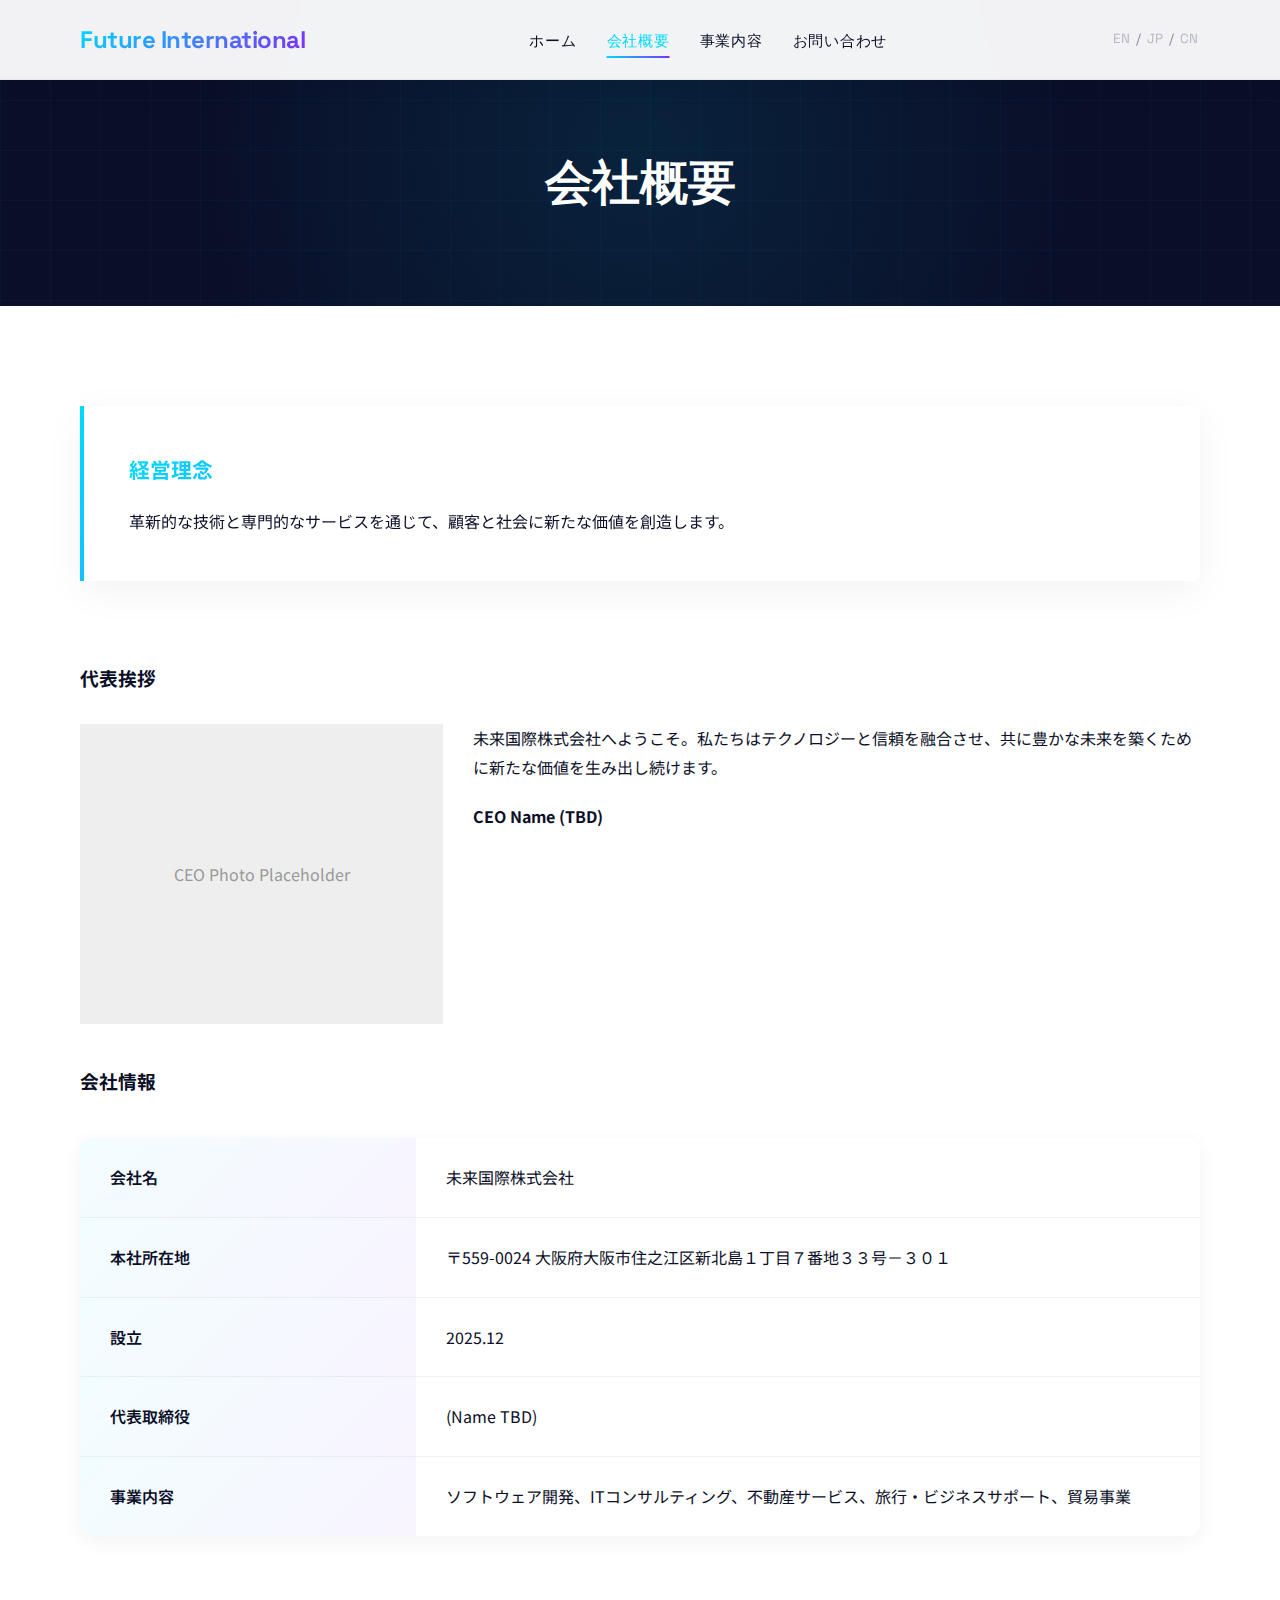
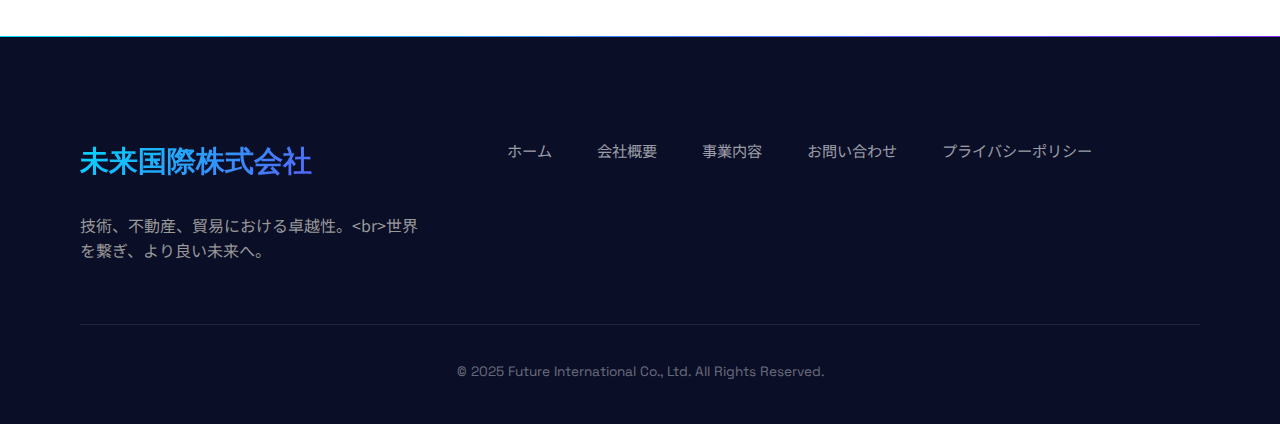
<file: about.html>
<!DOCTYPE html>
<html lang="ja">

<head>
    <meta charset="UTF-8">
    <meta name="viewport" content="width=device-width, initial-scale=1.0">
    <title>About Us | Future International Co., Ltd.</title>
    <link rel="stylesheet" href="style.css">
    <link rel="preconnect" href="https://fonts.googleapis.com">
    <link rel="preconnect" href="https://fonts.gstatic.com" crossorigin>
    <link href="https://fonts.googleapis.com/css2?family=Noto+Sans+JP:wght@300;400;500;700&family=Space+Grotesk:wght@400;500;600;700&display=swap" rel="stylesheet">
    <script src="script.js" defer></script>
</head>

<body>
    <header id="header">
        <div class="container header-container">
            <div class="logo">
                <a href="index.html">Future International</a>
            </div>
            <nav class="nav-menu">
                <ul>
                    <li><a href="index.html" data-i18n="nav_home">Home</a></li>
                    <li><a href="about.html" class="active" data-i18n="nav_about">About</a></li>
                    <li><a href="services.html" data-i18n="nav_services">Services</a></li>
                    <li><a href="contact.html" data-i18n="nav_contact">Contact</a></li>
                </ul>
            </nav>
            <div class="lang-switch">
                <button onclick="setLanguage('en')">EN</button> /
                <button onclick="setLanguage('jp')">JP</button> /
                <button onclick="setLanguage('cn')">CN</button>
            </div>
            <div class="mobile-toggle">
                <span></span>
                <span></span>
                <span></span>
            </div>
        </div>
    </header>

    <main>
        <div class="page-header">
            <div class="tech-grid-bg"></div>
            <div class="container">
                <h1 data-i18n="section_about">About Us</h1>
            </div>
        </div>

        <section class="section bg-white">
            <div class="container">
                <div class="about-content">
                    <div class="about-text">
                        <!-- Philosophy -->
                        <div class="vision-section">
                            <h4 data-i18n="label_philosophy">Corporate Philosophy</h4>
                            <p data-i18n="philosophy_desc">Creating value for customers and society through innovative
                                technology and professional services.</p>
                        </div>

                        <!-- CEO Message -->
                        <div class="section" style="padding: 40px 0;">
                            <h3 data-i18n="label_ceo_message">Top Message</h3>
                            <div
                                style="display: flex; gap: 30px; margin-top: 30px; align-items: start; flex-wrap: wrap;">
                                <div style="flex: 1; min-width: 250px;">
                                    <div
                                        style="width: 100%; height: 300px; background-color: #eee; display: flex; align-items: center; justify-content: center; color: #999;">
                                        CEO Photo Placeholder
                                    </div>
                                </div>
                                <div style="flex: 2; min-width: 300px;">
                                    <p data-i18n="ceo_message_text">Welcome to Future International. We generate new
                                        value...</p>
                                    <p style="margin-top: 20px; font-weight: 700;">CEO Name (TBD)</p>
                                </div>
                            </div>
                        </div>

                        <!-- Company Profile -->
                        <h3 data-i18n="label_profile">Company Profile</h3>
                        <table class="info-table">
                            <tr>
                                <th data-i18n="label_company_name">Company Name</th>
                                <td data-i18n="company_name">Future International Co., Ltd.</td>
                            </tr>
                            <tr>
                                <th data-i18n="label_address">Address</th>
                                <td data-i18n="address">301, 7-33, Shinkitajima 1-chome, Suminoe-ku, Osaka-shi, Osaka
                                    559-0024</td>
                            </tr>
                            <tr>
                                <th data-i18n="label_foundation">Establishment</th>
                                <td>2025.12</td>
                            </tr>
                            <tr>
                                <th data-i18n="label_representative">Representative</th>
                                <td>(Name TBD)</td>
                            </tr>
                            <tr>
                                <th data-i18n="label_business">Business</th>
                                <td data-i18n="business_list">Software Development, IT Consulting, Real Estate, Tourism,
                                    Trade</td>
                            </tr>
                        </table>
                    </div>
                </div>
            </div>
        </section>
    </main>

    <footer>
        <div class="container">
            <div class="footer-content">
                <div class="footer-info">
                    <h2 data-i18n="footer_company_name">Future International</h2>
                    <p data-i18n="footer_desc" style="color: #999; line-height: 1.6;">
                        Excellence in Technology, Real Estate, and Trade.<br>
                        Connecting the world for a better future.
                    </p>
                </div>
                <nav class="footer-nav">
                    <ul>
                        <li><a href="index.html" data-i18n="nav_home">Home</a></li>
                        <li><a href="about.html" data-i18n="nav_about">About Us</a></li>
                        <li><a href="services.html" data-i18n="nav_services">Services</a></li>
                        <li><a href="contact.html" data-i18n="nav_contact">Contact</a></li>
                        <li><a href="#" data-i18n="footer_privacy">Privacy Policy</a></li>
                    </ul>
                </nav>
            </div>
            <div class="copyright">
                <p data-i18n="footer_copyright">&copy; 2025 Future International Co., Ltd. All Rights Reserved.</p>
            </div>
        </div>
    </footer>
</body>

</html>
</file>
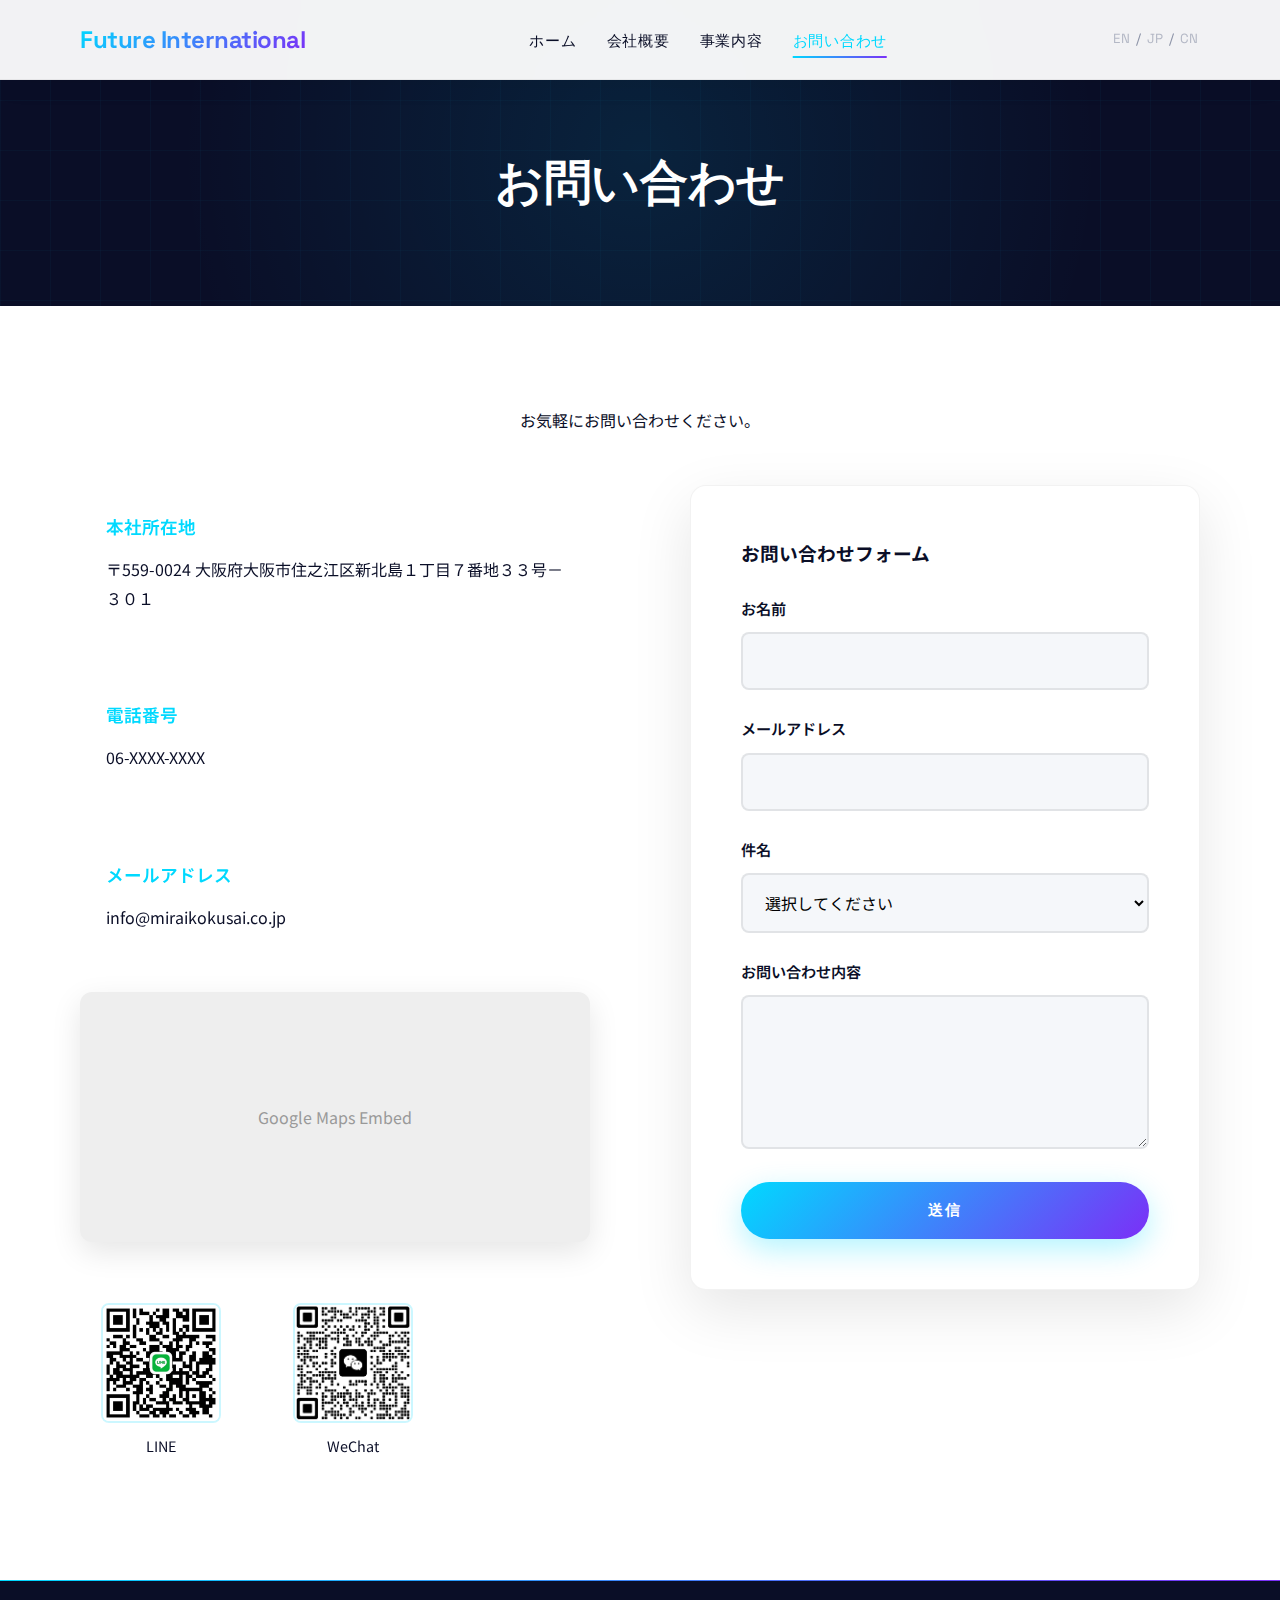
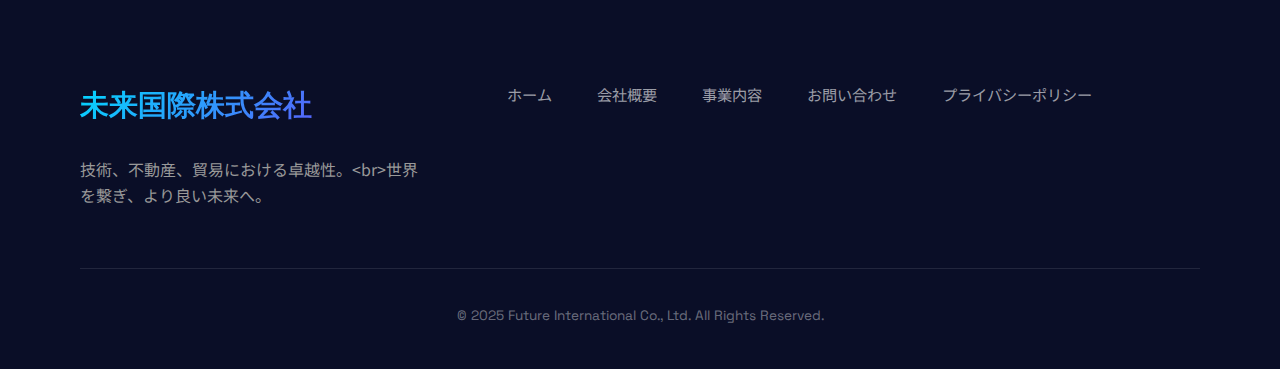
<file: contact.html>
<!DOCTYPE html>
<html lang="ja">

<head>
    <meta charset="UTF-8">
    <meta name="viewport" content="width=device-width, initial-scale=1.0">
    <title>Contact Us | Future International Co., Ltd.</title>
    <link rel="stylesheet" href="style.css">
    <link rel="preconnect" href="https://fonts.googleapis.com">
    <link rel="preconnect" href="https://fonts.gstatic.com" crossorigin>
    <link href="https://fonts.googleapis.com/css2?family=Noto+Sans+JP:wght@300;400;500;700&family=Space+Grotesk:wght@400;500;600;700&display=swap" rel="stylesheet">
    <script src="script.js" defer></script>
</head>

<body>
    <header id="header">
        <div class="container header-container">
            <div class="logo">
                <a href="index.html">Future International</a>
            </div>
            <nav class="nav-menu">
                <ul>
                    <li><a href="index.html" data-i18n="nav_home">Home</a></li>
                    <li><a href="about.html" data-i18n="nav_about">About</a></li>
                    <li><a href="services.html" data-i18n="nav_services">Services</a></li>
                    <li><a href="contact.html" class="active" data-i18n="nav_contact">Contact</a></li>
                </ul>
            </nav>
            <div class="lang-switch">
                <button onclick="setLanguage('en')">EN</button> /
                <button onclick="setLanguage('jp')">JP</button> /
                <button onclick="setLanguage('cn')">CN</button>
            </div>
            <div class="mobile-toggle">
                <span></span>
                <span></span>
                <span></span>
            </div>
        </div>
    </header>

    <main>
        <div class="page-header">
            <div class="tech-grid-bg"></div>
            <div class="container">
                <h1 data-i18n="section_contact">Contact Us</h1>
            </div>
        </div>

        <section class="section bg-white">
            <div class="container">
                <p class="text-center" style="margin-bottom: 50px;" data-i18n="contact_intro">Please feel free to
                    contact us.</p>

                <div class="contact-wrapper">
                    <!-- Left: Contact Info & Map -->
                    <div class="contact-info">
                        <div class="address-item">
                            <h4 data-i18n="label_address">Address</h4>
                            <p data-i18n="address">301, 7-33, Shinkitajima 1-chome, Suminoe-ku, Osaka-shi, Osaka
                                559-0024</p>
                        </div>
                        <div class="address-item">
                            <h4 data-i18n="label_phone">Phone</h4>
                            <p>06-XXXX-XXXX</p>
                        </div>
                        <div class="address-item">
                            <h4 data-i18n="label_email">Email</h4>
                            <p>info@miraikokusai.co.jp</p>
                        </div>

                        <div class="map-container"
                            style="height: 250px; background-color: #eee; display: flex; justify-content: center; align-items: center; color: #999; margin-top: 30px;">
                            <!-- Google Maps Placeholder -->
                            Google Maps Embed
                        </div>

                        <div class="qr-section">
                            <div class="qr-item">
                                <img src="assets/images/line.jpg" alt="Line QR Code">
                                <p>LINE</p>
                            </div>
                            <div class="qr-item">
                                <img src="assets/images/wechat.jpg" alt="WeChat QR Code">
                                <p>WeChat</p>
                            </div>
                        </div>
                    </div>

                    <!-- Right: Email Form -->
                    <div class="contact-form-container">
                        <h3 data-i18n="label_email_form" style="margin-bottom: 25px;">Inquiry Form</h3>
                        <form id="contactForm" class="contact-form">
                            <label for="name" data-i18n="label_name">Name</label>
                            <input type="text" id="name" name="name" required>

                            <label for="email" data-i18n="label_email">Email</label>
                            <input type="email" id="email" name="email" required>

                            <label for="subject" data-i18n="label_subject">Subject</label>
                            <select id="subject" name="subject" required>
                                <option value="" data-i18n="select_subject">Please select</option>
                                <option value="software" data-i18n="service_software_dev">Software Development</option>
                                <option value="realestate" data-i18n="service_real_estate">Real Estate</option>
                                <option value="tourism" data-i18n="service_tourism">Tourism</option>
                                <option value="trade" data-i18n="service_trade">Trade</option>
                                <option value="other" data-i18n="subject_other">Other</option>
                            </select>

                            <label for="message" data-i18n="label_message">Message</label>
                            <textarea id="message" name="message" rows="5" required></textarea>

                            <button type="submit" class="btn-primary" data-i18n="btn_submit" style="width: 100%;">Send
                                Message</button>
                        </form>
                    </div>
                </div>
            </div>
        </section>
    </main>

    <footer>
        <div class="container">
            <div class="footer-content">
                <div class="footer-info">
                    <h2 data-i18n="footer_company_name">Future International</h2>
                    <p data-i18n="footer_desc" style="color: #999; line-height: 1.6;">
                        Excellence in Technology, Real Estate, and Trade.<br>
                        Connecting the world for a better future.
                    </p>
                </div>
                <nav class="footer-nav">
                    <ul>
                        <li><a href="index.html" data-i18n="nav_home">Home</a></li>
                        <li><a href="about.html" data-i18n="nav_about">About Us</a></li>
                        <li><a href="services.html" data-i18n="nav_services">Services</a></li>
                        <li><a href="contact.html" data-i18n="nav_contact">Contact</a></li>
                        <li><a href="#" data-i18n="footer_privacy">Privacy Policy</a></li>
                    </ul>
                </nav>
            </div>
            <div class="copyright">
                <p data-i18n="footer_copyright">&copy; 2025 Future International Co., Ltd. All Rights Reserved.</p>
            </div>
        </div>
    </footer>
</body>

</html>
</file>
<file: style.css>
@import url('https://fonts.googleapis.com/css2?family=Noto+Sans+JP:wght@300;400;500;700&family=Outfit:wght@300;400;500;600;700&family=Space+Grotesk:wght@400;500;600;700&display=swap');

:root {
    /* Modern Tech Color Palette */
    --primary-color: #0A0E27;
    --secondary-color: #1A1F3A;
    --accent-color: #00D9FF;
    --accent-secondary: #7B2FF7;
    --accent-gradient: linear-gradient(135deg, #00D9FF 0%, #7B2FF7 100%);
    --accent-hover: #00B8D4;
    --bg-dark: #0A0E27;
    --bg-light: #F5F7FA;
    --bg-white: #FFFFFF;
    --bg-card: rgba(255, 255, 255, 0.05);
    --border-color: rgba(255, 255, 255, 0.1);
    --text-light: #FFFFFF;
    --text-dark: #0A0E27;
    --text-muted: #8B92A7;
    --glass-bg: rgba(255, 255, 255, 0.08);
    --glass-border: rgba(255, 255, 255, 0.18);
    
    /* Typography */
    --font-base: 'Noto Sans JP', sans-serif;
    --font-en: 'Space Grotesk', 'Outfit', sans-serif;
    
    /* Layout */
    --container-width: 1200px;
    --header-height: 80px;
    --transition: all 0.4s cubic-bezier(0.4, 0, 0.2, 1);
    --transition-fast: all 0.2s ease;
}

* {
    margin: 0;
    padding: 0;
    box-sizing: border-box;
}

html {
    scroll-behavior: smooth;
}

body {
    font-family: var(--font-base);
    color: var(--text-dark);
    background-color: var(--bg-light);
    line-height: 1.8;
    font-size: 16px;
    display: flex;
    flex-direction: column;
    min-height: 100vh;
    overflow-x: hidden;
}

body.dark-section {
    background: var(--bg-dark);
    color: var(--text-light);
}

a {
    text-decoration: none;
    color: inherit;
    transition: var(--transition);
}

ul {
    list-style: none;
}

img {
    max-width: 100%;
    height: auto;
    display: block;
}

/* Utilities */
.container {
    max-width: var(--container-width);
    margin: 0 auto;
    padding: 0 40px;
}

.text-center {
    text-align: center;
}

.section {
    padding: 100px 0;
}

.bg-white {
    background-color: var(--bg-white);
}

.bg-light {
    background-color: var(--bg-light);
}

/* Typography Helpers */
.en-font {
    font-family: var(--font-en);
}

.section-title {
    font-family: var(--font-en);
    font-size: 2.5rem;
    color: var(--text-dark);
    text-align: center;
    margin-bottom: 70px;
    letter-spacing: -0.01em;
    font-weight: 700;
    position: relative;
    display: inline-block;
    width: 100%;
}

.section-title::after {
    content: '';
    display: block;
    width: 60px;
    height: 4px;
    background: var(--accent-gradient);
    margin: 25px auto 0;
    border-radius: 2px;
}

.section-title.light {
    color: var(--text-light);
}

/* Header */
#header {
    background: rgba(255, 255, 255, 0.95);
    backdrop-filter: blur(20px);
    -webkit-backdrop-filter: blur(20px);
    height: var(--header-height);
    display: flex;
    align-items: center;
    position: fixed;
    width: 100%;
    top: 0;
    z-index: 1000;
    box-shadow: 0 4px 30px rgba(0, 0, 0, 0.05);
    border-bottom: 1px solid rgba(0, 0, 0, 0.05);
    transition: var(--transition);
}

#header.scrolled {
    background: rgba(255, 255, 255, 0.98);
    box-shadow: 0 4px 30px rgba(0, 0, 0, 0.1);
}

.header-container {
    display: flex;
    justify-content: space-between;
    align-items: center;
    width: 100%;
}

.logo a {
    font-family: var(--font-en);
    font-size: 1.5rem;
    font-weight: 700;
    letter-spacing: -0.02em;
    background: var(--accent-gradient);
    -webkit-background-clip: text;
    -webkit-text-fill-color: transparent;
    background-clip: text;
    position: relative;
    transition: var(--transition);
}

.logo a:hover {
    transform: translateY(-2px);
    filter: brightness(1.2);
}

.nav-menu ul {
    display: flex;
    gap: 30px;
}

.nav-menu a {
    font-family: var(--font-en);
    font-size: 0.95rem;
    font-weight: 500;
    color: var(--text-dark);
    text-transform: uppercase;
    letter-spacing: 0.05em;
    position: relative;
    padding: 8px 0;
    transition: var(--transition-fast);
}

.nav-menu a::after {
    content: '';
    position: absolute;
    bottom: 0;
    left: 50%;
    transform: translateX(-50%);
    width: 0;
    height: 2px;
    background: var(--accent-gradient);
    transition: var(--transition);
}

.nav-menu a:hover,
.nav-menu a.active {
    color: var(--accent-color);
}

.nav-menu a:hover::after,
.nav-menu a.active::after {
    width: 100%;
}

.mobile-toggle {
    display: none;
    flex-direction: column;
    gap: 5px;
    cursor: pointer;
    z-index: 1001;
}

.mobile-toggle span {
    display: block;
    width: 28px;
    height: 3px;
    background: var(--text-dark);
    border-radius: 2px;
    transition: var(--transition);
}

/* Mobile Menu Styles */
@media (max-width: 768px) {
    .mobile-toggle {
        display: flex;
    }

    .nav-menu {
        position: fixed;
        top: var(--header-height);
        left: -100%;
        width: 100%;
        height: calc(100vh - var(--header-height));
        background: rgba(10, 14, 39, 0.98);
        backdrop-filter: blur(20px);
        padding: 50px 30px;
        transition: left 0.4s cubic-bezier(0.4, 0, 0.2, 1);
        z-index: 999;
    }

    .nav-menu.active {
        left: 0;
    }

    .nav-menu ul {
        flex-direction: column;
        gap: 0;
    }

    .nav-menu li {
        border-bottom: 1px solid rgba(255, 255, 255, 0.1);
    }

    .nav-menu a {
        display: block;
        padding: 20px 0;
        color: var(--text-light);
        font-size: 1.2rem;
    }

    .nav-menu a::after {
        display: none;
    }

    .mobile-toggle.active span:nth-child(1) {
        transform: rotate(45deg) translate(8px, 8px);
    }

    .mobile-toggle.active span:nth-child(2) {
        opacity: 0;
    }

    .mobile-toggle.active span:nth-child(3) {
        transform: rotate(-45deg) translate(8px, -8px);
    }
}

/* Language Switch */
.lang-switch {
    font-family: var(--font-en);
    font-size: 0.85rem;
    color: var(--text-muted);
}

.lang-switch button {
    background: none;
    border: none;
    cursor: pointer;
    font-family: inherit;
    color: inherit;
    padding: 0 2px;
}

.lang-switch button:hover {
    color: var(--accent-color);
}

/* Hero Section */
.hero {
    height: 100vh;
    min-height: 700px;
    background: var(--bg-dark);
    display: flex;
    align-items: center;
    justify-content: center;
    text-align: center;
    padding-top: var(--header-height);
    position: relative;
    overflow: hidden;
}

/* Animated gradient background */
.hero::before {
    content: '';
    position: absolute;
    top: -50%;
    left: -50%;
    width: 200%;
    height: 200%;
    background: radial-gradient(circle at 30% 50%, rgba(0, 217, 255, 0.15) 0%, transparent 50%),
                radial-gradient(circle at 70% 50%, rgba(123, 47, 247, 0.15) 0%, transparent 50%);
    animation: gradientShift 15s ease infinite;
    z-index: 0;
}

@keyframes gradientShift {
    0%, 100% { transform: translate(0, 0) rotate(0deg); }
    50% { transform: translate(10%, 10%) rotate(180deg); }
}

/* Floating particles effect */
.hero::after {
    content: '';
    position: absolute;
    top: 0;
    left: 0;
    width: 100%;
    height: 100%;
    background-image: 
        radial-gradient(2px 2px at 20% 30%, rgba(0, 217, 255, 0.3), transparent),
        radial-gradient(2px 2px at 60% 70%, rgba(123, 47, 247, 0.3), transparent),
        radial-gradient(1px 1px at 50% 50%, rgba(255, 255, 255, 0.2), transparent),
        radial-gradient(1px 1px at 80% 10%, rgba(0, 217, 255, 0.2), transparent);
    background-size: 200% 200%;
    animation: particleFloat 20s ease infinite;
    z-index: 0;
}

@keyframes particleFloat {
    0%, 100% { background-position: 0% 0%, 100% 100%, 50% 50%, 80% 10%; }
    50% { background-position: 100% 100%, 0% 0%, 80% 80%, 20% 90%; }
}

.hero-content {
    position: relative;
    z-index: 1;
    max-width: 900px;
    padding: 0 20px;
    animation: fadeInUp 1s ease-out;
}

@keyframes fadeInUp {
    from {
        opacity: 0;
        transform: translateY(30px);
    }
    to {
        opacity: 1;
        transform: translateY(0);
    }
}

.hero-intro {
    font-family: var(--font-en);
    color: var(--accent-color);
    font-size: 0.95rem;
    font-weight: 600;
    letter-spacing: 0.3em;
    margin-bottom: 25px;
    display: block;
    text-transform: uppercase;
    animation: fadeInUp 1s ease-out 0.2s both;
}

.hero h1 {
    font-family: var(--font-en);
    font-size: 4rem;
    font-weight: 700;
    line-height: 1.15;
    margin-bottom: 30px;
    letter-spacing: -0.02em;
    color: var(--text-light);
    animation: fadeInUp 1s ease-out 0.4s both;
}

.hero h1 br {
    display: block;
}

.hero p {
    font-size: 1.2rem;
    color: rgba(255, 255, 255, 0.7);
    margin-bottom: 50px;
    font-weight: 300;
    animation: fadeInUp 1s ease-out 0.6s both;
}

.btn-primary {
    display: inline-block;
    padding: 18px 45px;
    background: var(--accent-gradient);
    color: #fff;
    font-family: var(--font-en);
    font-weight: 600;
    font-size: 0.95rem;
    letter-spacing: 0.1em;
    text-transform: uppercase;
    border-radius: 50px;
    border: none;
    cursor: pointer;
    position: relative;
    overflow: hidden;
    transition: var(--transition);
    animation: fadeInUp 1s ease-out 0.8s both;
    box-shadow: 0 10px 30px rgba(0, 217, 255, 0.3);
}

.btn-primary::before {
    content: '';
    position: absolute;
    top: 0;
    left: -100%;
    width: 100%;
    height: 100%;
    background: linear-gradient(90deg, transparent, rgba(255, 255, 255, 0.3), transparent);
    transition: left 0.5s;
}

.btn-primary:hover::before {
    left: 100%;
}

.btn-primary:hover {
    transform: translateY(-3px);
    box-shadow: 0 15px 40px rgba(0, 217, 255, 0.4);
}

/* News / Information Section */
.news-grid {
    display: grid;
    grid-template-columns: repeat(auto-fill, minmax(300px, 1fr));
    gap: 30px;
}

.news-card {
    background: var(--bg-white);
    padding: 30px;
    border: 1px solid var(--border-color);
    transition: var(--transition);
    display: flex;
    flex-direction: column;
    height: 100%;
}

.news-card:hover {
    border-color: var(--accent-color);
    transform: translateY(-5px);
    box-shadow: 0 10px 30px rgba(0, 0, 0, 0.05);
}

.news-meta {
    display: flex;
    justify-content: space-between;
    align-items: center;
    margin-bottom: 15px;
    font-family: var(--font-en);
}

.news-date {
    font-size: 1.1rem;
    font-weight: 600;
    color: var(--primary-color);
}

.news-cat {
    font-size: 0.8rem;
    text-transform: uppercase;
    color: var(--accent-color);
    border: 1px solid var(--accent-color);
    padding: 2px 8px;
    border-radius: 20px;
}

.news-title {
    font-size: 1rem;
    font-weight: 500;
    line-height: 1.6;
    margin-bottom: 0;
}

/* PICK UP / Services Section */
.pickup-grid {
    display: grid;
    grid-template-columns: repeat(3, 1fr);
    gap: 2px;
    background: var(--bg-dark);
    padding: 2px;
}

.pickup-item {
    position: relative;
    height: 400px;
    background: var(--bg-dark);
    overflow: hidden;
    cursor: pointer;
}

.pickup-item img {
    width: 100%;
    height: 100%;
    object-fit: cover;
    transition: transform 0.8s cubic-bezier(0.4, 0, 0.2, 1);
    filter: brightness(0.7);
}

.pickup-item:hover img {
    transform: scale(1.15);
    filter: brightness(0.5);
}

.pickup-overlay {
    position: absolute;
    top: 0;
    left: 0;
    width: 100%;
    height: 100%;
    background: linear-gradient(135deg, rgba(0, 217, 255, 0.85) 0%, rgba(123, 47, 247, 0.85) 100%);
    display: flex;
    flex-direction: column;
    justify-content: center;
    align-items: center;
    color: #fff;
    opacity: 0;
    transition: opacity 0.5s ease;
    padding: 30px;
}

.pickup-item:hover .pickup-overlay {
    opacity: 1;
}

.pickup-title {
    font-family: var(--font-en);
    font-size: 1.8rem;
    font-weight: 700;
    letter-spacing: 0.05em;
    margin-bottom: 15px;
    transform: translateY(20px);
    transition: transform 0.5s ease 0.1s;
}

.pickup-item:hover .pickup-title {
    transform: translateY(0);
}

.pickup-desc {
    font-size: 1rem;
    opacity: 0.95;
    font-weight: 300;
    transform: translateY(20px);
    transition: transform 0.5s ease 0.2s;
}

.pickup-item:hover .pickup-desc {
    transform: translateY(0);
}

/* Page Header */
.page-header {
    background: var(--bg-dark);
    padding: 140px 0 80px;
    text-align: center;
    position: relative;
    overflow: hidden;
}

.page-header::before {
    content: '';
    position: absolute;
    top: 0;
    left: 0;
    width: 100%;
    height: 100%;
    background: radial-gradient(circle at 50% 50%, rgba(0, 217, 255, 0.1) 0%, transparent 70%);
    z-index: 0;
}

.page-header h1 {
    font-size: 3rem;
    color: var(--text-light);
    font-family: var(--font-en);
    font-weight: 700;
    letter-spacing: -0.01em;
    position: relative;
    z-index: 1;
    animation: fadeInUp 0.8s ease-out;
}

/* About Page */
.vision-section {
    background: var(--glass-bg);
    backdrop-filter: blur(10px);
    padding: 45px;
    border-left: 4px solid transparent;
    border-image: var(--accent-gradient) 1;
    margin-bottom: 40px;
    box-shadow: 0 10px 40px rgba(0, 0, 0, 0.05);
    border-radius: 8px;
    transition: var(--transition);
}

.vision-section:hover {
    transform: translateY(-5px);
    box-shadow: 0 15px 50px rgba(0, 217, 255, 0.15);
}

.vision-section h4 {
    font-size: 1.3rem;
    margin-bottom: 18px;
    background: var(--accent-gradient);
    -webkit-background-clip: text;
    -webkit-text-fill-color: transparent;
    background-clip: text;
    font-weight: 700;
}

.info-table {
    width: 100%;
    border-collapse: separate;
    border-spacing: 0;
    margin-top: 40px;
    overflow: hidden;
    border-radius: 12px;
    box-shadow: 0 5px 20px rgba(0, 0, 0, 0.05);
}

.info-table th,
.info-table td {
    padding: 25px 30px;
    border-bottom: 1px solid rgba(0, 0, 0, 0.05);
    text-align: left;
}

.info-table tr:last-child th,
.info-table tr:last-child td {
    border-bottom: none;
}

.info-table th {
    width: 30%;
    background: linear-gradient(135deg, rgba(0, 217, 255, 0.05) 0%, rgba(123, 47, 247, 0.05) 100%);
    font-weight: 600;
    color: var(--text-dark);
}

.info-table tr {
    transition: var(--transition-fast);
}

.info-table tr:hover {
    background: rgba(0, 217, 255, 0.02);
}

/* Services Page - Feature Rows */
.feature-row {
    display: flex;
    align-items: center;
    justify-content: space-between;
    gap: 100px;
    margin-bottom: 120px;
    opacity: 0;
    transform: translateY(30px);
    animation: fadeInUp 0.8s ease-out forwards;
}

.feature-row:nth-child(1) { animation-delay: 0.1s; }
.feature-row:nth-child(2) { animation-delay: 0.2s; }
.feature-row:nth-child(3) { animation-delay: 0.3s; }
.feature-row:nth-child(4) { animation-delay: 0.4s; }
.feature-row:nth-child(5) { animation-delay: 0.5s; }

/* Alternating Logic: Image Right, Text Left for even rows */
.feature-row:nth-child(even) {
    flex-direction: row-reverse;
}

.feature-image {
    flex: 1;
    min-width: 350px;
    position: relative;
}

.feature-image::before {
    content: '';
    position: absolute;
    top: -20px;
    left: -20px;
    width: 100%;
    height: 100%;
    background: var(--accent-gradient);
    opacity: 0.1;
    border-radius: 16px;
    z-index: -1;
    transition: var(--transition);
}

.feature-row:hover .feature-image::before {
    top: -30px;
    left: -30px;
    opacity: 0.15;
}

.feature-image img {
    width: 100%;
    border-radius: 16px;
    box-shadow: 0 20px 60px rgba(0, 0, 0, 0.15);
    transition: var(--transition);
}

.feature-row:hover .feature-image img {
    transform: translateY(-10px);
    box-shadow: 0 30px 80px rgba(0, 217, 255, 0.25);
}

.feature-text {
    flex: 1;
    min-width: 350px;
}

.feature-number {
    font-family: var(--font-en);
    font-size: 5rem;
    background: var(--accent-gradient);
    -webkit-background-clip: text;
    -webkit-text-fill-color: transparent;
    background-clip: text;
    opacity: 0.3;
    font-weight: 700;
    line-height: 1;
    margin-bottom: -25px;
    display: block;
}

.feature-title {
    font-family: var(--font-en);
    font-size: 2.2rem;
    margin-bottom: 25px;
    color: var(--text-dark);
    font-weight: 700;
    position: relative;
    display: inline-block;
}

.feature-title::after {
    content: '';
    position: absolute;
    bottom: -12px;
    left: 0;
    width: 70px;
    height: 4px;
    background: var(--accent-gradient);
    border-radius: 2px;
}

.feature-desc {
    font-size: 1.1rem;
    color: var(--text-muted);
    line-height: 1.9;
    margin-bottom: 30px;
}

.feature-list {
    margin-top: 25px;
}

.feature-list li {
    position: relative;
    padding-left: 30px;
    margin-bottom: 14px;
    font-size: 1rem;
    color: var(--text-dark);
    transition: var(--transition-fast);
}

.feature-list li:hover {
    color: var(--accent-color);
    transform: translateX(5px);
}

.feature-list li::before {
    content: '';
    position: absolute;
    left: 0;
    top: 10px;
    width: 8px;
    height: 8px;
    background: var(--accent-gradient);
    border-radius: 50%;
    box-shadow: 0 0 10px rgba(0, 217, 255, 0.5);
}

@media (max-width: 900px) {
    .feature-row {
        gap: 40px;
    }
}

@media (max-width: 768px) {

    .feature-row,
    .feature-row:nth-child(even) {
        flex-direction: column;
        text-align: left;
        margin-bottom: 60px;
    }

    .feature-image,
    .feature-text {
        width: 100%;
    }

    .feature-number {
        font-size: 3rem;
    }
}

/* Contact Page */
.contact-wrapper {
    display: grid;
    grid-template-columns: 1fr 1fr;
    gap: 100px;
    align-items: start;
}

.contact-info {
    min-width: 0;
}

.address-item {
    margin-bottom: 35px;
    padding: 25px;
    background: var(--glass-bg);
    backdrop-filter: blur(10px);
    border-radius: 12px;
    border: 1px solid var(--glass-border);
    transition: var(--transition);
}

.address-item:hover {
    transform: translateY(-5px);
    box-shadow: 0 10px 30px rgba(0, 217, 255, 0.15);
}

.address-item h4 {
    font-size: 1.1rem;
    margin-bottom: 12px;
    color: var(--accent-color);
    font-weight: 600;
}

.contact-form-container {
    background: var(--bg-white);
    padding: 50px;
    border-radius: 16px;
    box-shadow: 0 20px 60px rgba(0, 0, 0, 0.1);
    border: 1px solid rgba(0, 0, 0, 0.05);
}

@media (max-width: 768px) {
    .contact-wrapper {
        grid-template-columns: 1fr;
        gap: 50px;
    }
}

.contact-form label {
    display: block;
    margin-bottom: 10px;
    font-weight: 600;
    font-size: 0.95rem;
    color: var(--text-dark);
}

.contact-form input,
.contact-form select,
.contact-form textarea {
    width: 100%;
    padding: 15px 18px;
    margin-bottom: 25px;
    border: 2px solid rgba(0, 0, 0, 0.08);
    background: var(--bg-light);
    font-family: inherit;
    font-size: 1rem;
    border-radius: 8px;
    transition: var(--transition-fast);
}

.contact-form input:focus,
.contact-form select:focus,
.contact-form textarea:focus {
    outline: none;
    border-color: var(--accent-color);
    background: var(--bg-white);
    box-shadow: 0 0 0 3px rgba(0, 217, 255, 0.1);
}

.contact-form textarea {
    resize: vertical;
    min-height: 150px;
}

.qr-section {
    display: flex;
    gap: 30px;
    margin-top: 40px;
}

.qr-item {
    text-align: center;
    font-size: 0.9rem;
    padding: 20px;
    background: var(--glass-bg);
    backdrop-filter: blur(10px);
    border-radius: 12px;
    border: 1px solid var(--glass-border);
    transition: var(--transition);
}

.qr-item:hover {
    transform: translateY(-5px);
    box-shadow: 0 10px 30px rgba(0, 217, 255, 0.15);
}

.qr-item img {
    width: 120px;
    height: 120px;
    border: 2px solid rgba(0, 217, 255, 0.2);
    border-radius: 8px;
    margin-bottom: 10px;
}

.map-container {
    border-radius: 12px;
    overflow: hidden;
    box-shadow: 0 10px 30px rgba(0, 0, 0, 0.1);
}


footer {
    background: var(--bg-dark);
    color: var(--text-light);
    padding: 100px 0 40px;
    margin-top: auto;
    position: relative;
    overflow: hidden;
}

footer::before {
    content: '';
    position: absolute;
    top: 0;
    left: 0;
    width: 100%;
    height: 1px;
    background: var(--accent-gradient);
}

.footer-content {
    display: grid;
    grid-template-columns: 1fr 2fr;
    gap: 80px;
    margin-bottom: 60px;
}

.footer-info h2 {
    font-family: var(--font-en);
    font-size: 1.8rem;
    margin-bottom: 25px;
    font-weight: 700;
    background: var(--accent-gradient);
    -webkit-background-clip: text;
    -webkit-text-fill-color: transparent;
    background-clip: text;
}

.footer-nav ul {
    display: flex;
    flex-wrap: wrap;
    gap: 25px 45px;
}

.footer-nav a {
    color: rgba(255, 255, 255, 0.6);
    font-size: 0.95rem;
    transition: var(--transition-fast);
    position: relative;
}

.footer-nav a::after {
    content: '';
    position: absolute;
    bottom: -3px;
    left: 0;
    width: 0;
    height: 1px;
    background: var(--accent-gradient);
    transition: var(--transition);
}

.footer-nav a:hover {
    color: var(--accent-color);
}

.footer-nav a:hover::after {
    width: 100%;
}

.copyright {
    text-align: center;
    color: rgba(255, 255, 255, 0.4);
    font-size: 0.85rem;
    font-family: var(--font-en);
    border-top: 1px solid rgba(255, 255, 255, 0.1);
    padding-top: 35px;
}

/* Responsive */
@media (max-width: 992px) {
    :root {
        --container-width: 100%;
    }

    .hero h1 {
        font-size: 3rem;
    }

    .pickup-grid {
        grid-template-columns: repeat(2, 1fr);
    }

    .feature-row {
        gap: 60px;
    }
}

@media (max-width: 768px) {
    .container {
        padding: 0 25px;
    }

    .hero {
        height: auto;
        min-height: 600px;
        padding: 150px 0 100px;
    }

    .hero h1 {
        font-size: 2.2rem;
    }

    .hero p {
        font-size: 1rem;
    }

    .footer-content {
        grid-template-columns: 1fr;
        gap: 50px;
    }

    .pickup-grid {
        grid-template-columns: 1fr;
    }

    .pickup-item {
        height: 350px;
    }

    .section {
        padding: 70px 0;
    }

    .section-title {
        font-size: 2rem;
    }

    .page-header {
        padding: 120px 0 60px;
    }

    .page-header h1 {
        font-size: 2.2rem;
    }

    .feature-row,
    .feature-row:nth-child(even) {
        flex-direction: column;
        gap: 40px;
        margin-bottom: 80px;
    }

    .feature-image,
    .feature-text {
        min-width: 100%;
    }

    .feature-number {
        font-size: 3.5rem;
    }

    .feature-title {
        font-size: 1.8rem;
    }

    .contact-form-container {
        padding: 35px 25px;
    }

    .qr-section {
        flex-direction: column;
        align-items: center;
    }
}


/* Additional Tech Elements */
.tech-grid-bg {
    position: absolute;
    top: 0;
    left: 0;
    width: 100%;
    height: 100%;
    background-image: 
        linear-gradient(rgba(0, 217, 255, 0.03) 1px, transparent 1px),
        linear-gradient(90deg, rgba(0, 217, 255, 0.03) 1px, transparent 1px);
    background-size: 50px 50px;
    pointer-events: none;
    z-index: 0;
}

/* Glowing card effect */
.glow-card {
    position: relative;
    background: var(--glass-bg);
    backdrop-filter: blur(10px);
    border: 1px solid var(--glass-border);
    border-radius: 16px;
    padding: 40px;
    transition: var(--transition);
}

.glow-card::before {
    content: '';
    position: absolute;
    top: -2px;
    left: -2px;
    right: -2px;
    bottom: -2px;
    background: var(--accent-gradient);
    border-radius: 16px;
    opacity: 0;
    transition: var(--transition);
    z-index: -1;
}

.glow-card:hover::before {
    opacity: 0.5;
}

.glow-card:hover {
    transform: translateY(-10px);
    box-shadow: 0 20px 60px rgba(0, 217, 255, 0.3);
}

/* Scroll indicator */
.scroll-indicator {
    position: absolute;
    bottom: 40px;
    left: 50%;
    transform: translateX(-50%);
    width: 30px;
    height: 50px;
    border: 2px solid rgba(255, 255, 255, 0.3);
    border-radius: 20px;
    display: flex;
    justify-content: center;
    padding-top: 8px;
    animation: fadeInUp 1s ease-out 1.2s both;
}

.scroll-indicator::before {
    content: '';
    width: 4px;
    height: 8px;
    background: var(--accent-color);
    border-radius: 2px;
    animation: scrollDown 2s ease-in-out infinite;
}

@keyframes scrollDown {
    0%, 100% {
        transform: translateY(0);
        opacity: 1;
    }
    50% {
        transform: translateY(15px);
        opacity: 0.3;
    }
}

/* Loading animation */
@keyframes shimmer {
    0% {
        background-position: -1000px 0;
    }
    100% {
        background-position: 1000px 0;
    }
}

.shimmer {
    background: linear-gradient(90deg, transparent, rgba(0, 217, 255, 0.1), transparent);
    background-size: 1000px 100%;
    animation: shimmer 3s infinite;
}

/* Pulse animation for accent elements */
@keyframes pulse {
    0%, 100% {
        box-shadow: 0 0 0 0 rgba(0, 217, 255, 0.7);
    }
    50% {
        box-shadow: 0 0 0 20px rgba(0, 217, 255, 0);
    }
}

.pulse {
    animation: pulse 2s infinite;
}

/* Gradient text */
.gradient-text {
    background: var(--accent-gradient);
    -webkit-background-clip: text;
    -webkit-text-fill-color: transparent;
    background-clip: text;
}

/* Stats counter section */
.stats-section {
    background: var(--bg-dark);
    padding: 80px 0;
    position: relative;
    overflow: hidden;
}

.stats-grid {
    display: grid;
    grid-template-columns: repeat(auto-fit, minmax(200px, 1fr));
    gap: 50px;
    text-align: center;
}

.stat-item {
    color: var(--text-light);
}

.stat-number {
    font-family: var(--font-en);
    font-size: 3.5rem;
    font-weight: 700;
    background: var(--accent-gradient);
    -webkit-background-clip: text;
    -webkit-text-fill-color: transparent;
    background-clip: text;
    margin-bottom: 10px;
    display: block;
}

.stat-label {
    font-size: 1rem;
    color: rgba(255, 255, 255, 0.7);
    text-transform: uppercase;
    letter-spacing: 0.1em;
}

/* Floating animation */
@keyframes float {
    0%, 100% {
        transform: translateY(0);
    }
    50% {
        transform: translateY(-20px);
    }
}

.float {
    animation: float 6s ease-in-out infinite;
}

/* News cards enhancement */
.news-card {
    background: var(--bg-white);
    padding: 35px;
    border: 1px solid rgba(0, 0, 0, 0.05);
    border-radius: 12px;
    transition: var(--transition);
    display: flex;
    flex-direction: column;
    height: 100%;
    position: relative;
    overflow: hidden;
}

.news-card::before {
    content: '';
    position: absolute;
    top: 0;
    left: 0;
    width: 100%;
    height: 4px;
    background: var(--accent-gradient);
    transform: scaleX(0);
    transform-origin: left;
    transition: var(--transition);
}

.news-card:hover::before {
    transform: scaleX(1);
}

.news-card:hover {
    transform: translateY(-10px);
    box-shadow: 0 20px 60px rgba(0, 0, 0, 0.1);
    border-color: rgba(0, 217, 255, 0.3);
}


/* Performance optimizations */
* {
    -webkit-font-smoothing: antialiased;
    -moz-osx-font-smoothing: grayscale;
}

img {
    image-rendering: -webkit-optimize-contrast;
    image-rendering: crisp-edges;
}

/* Reduce motion for accessibility */
@media (prefers-reduced-motion: reduce) {
    *,
    *::before,
    *::after {
        animation-duration: 0.01ms !important;
        animation-iteration-count: 1 !important;
        transition-duration: 0.01ms !important;
    }
}

/* Print styles */
@media print {
    .hero::before,
    .hero::after,
    .tech-grid-bg,
    .scroll-indicator {
        display: none !important;
    }
    
    header,
    footer {
        background: white !important;
        color: black !important;
    }
}

/* Focus styles for accessibility */
a:focus,
button:focus,
input:focus,
select:focus,
textarea:focus {
    outline: 2px solid var(--accent-color);
    outline-offset: 2px;
}

/* Selection styles */
::selection {
    background: var(--accent-color);
    color: white;
}

::-moz-selection {
    background: var(--accent-color);
    color: white;
}

/* Scrollbar styles */
::-webkit-scrollbar {
    width: 10px;
    height: 10px;
}

::-webkit-scrollbar-track {
    background: var(--bg-light);
}

::-webkit-scrollbar-thumb {
    background: var(--accent-gradient);
    border-radius: 5px;
}

::-webkit-scrollbar-thumb:hover {
    background: var(--accent-color);
}

/* Loading state */
.loading {
    position: relative;
    pointer-events: none;
    opacity: 0.6;
}

.loading::after {
    content: '';
    position: absolute;
    top: 50%;
    left: 50%;
    width: 30px;
    height: 30px;
    margin: -15px 0 0 -15px;
    border: 3px solid rgba(0, 217, 255, 0.3);
    border-top-color: var(--accent-color);
    border-radius: 50%;
    animation: spin 0.8s linear infinite;
}

@keyframes spin {
    to { transform: rotate(360deg); }
}

/* Utility classes */
.text-gradient {
    background: var(--accent-gradient);
    -webkit-background-clip: text;
    -webkit-text-fill-color: transparent;
    background-clip: text;
}

.shadow-glow {
    box-shadow: 0 0 30px rgba(0, 217, 255, 0.3);
}

.border-gradient {
    border: 2px solid transparent;
    background-image: linear-gradient(white, white), var(--accent-gradient);
    background-origin: border-box;
    background-clip: padding-box, border-box;
}

/* Enhanced hover effects */
.hover-lift {
    transition: var(--transition);
}

.hover-lift:hover {
    transform: translateY(-5px);
}

.hover-scale {
    transition: var(--transition);
}

.hover-scale:hover {
    transform: scale(1.05);
}

/* Badge styles */
.badge {
    display: inline-block;
    padding: 5px 15px;
    background: var(--accent-gradient);
    color: white;
    font-size: 0.85rem;
    font-weight: 600;
    border-radius: 20px;
    text-transform: uppercase;
    letter-spacing: 0.05em;
}

/* Divider */
.divider {
    height: 1px;
    background: var(--accent-gradient);
    margin: 60px 0;
    opacity: 0.3;
}

/* Container variations */
.container-narrow {
    max-width: 800px;
    margin: 0 auto;
    padding: 0 40px;
}

.container-wide {
    max-width: 1400px;
    margin: 0 auto;
    padding: 0 40px;
}

/* Grid system */
.grid-2 {
    display: grid;
    grid-template-columns: repeat(2, 1fr);
    gap: 40px;
}

.grid-3 {
    display: grid;
    grid-template-columns: repeat(3, 1fr);
    gap: 40px;
}

.grid-4 {
    display: grid;
    grid-template-columns: repeat(4, 1fr);
    gap: 40px;
}

@media (max-width: 992px) {
    .grid-3,
    .grid-4 {
        grid-template-columns: repeat(2, 1fr);
    }
}

@media (max-width: 768px) {
    .grid-2,
    .grid-3,
    .grid-4 {
        grid-template-columns: 1fr;
    }
}
</file>
